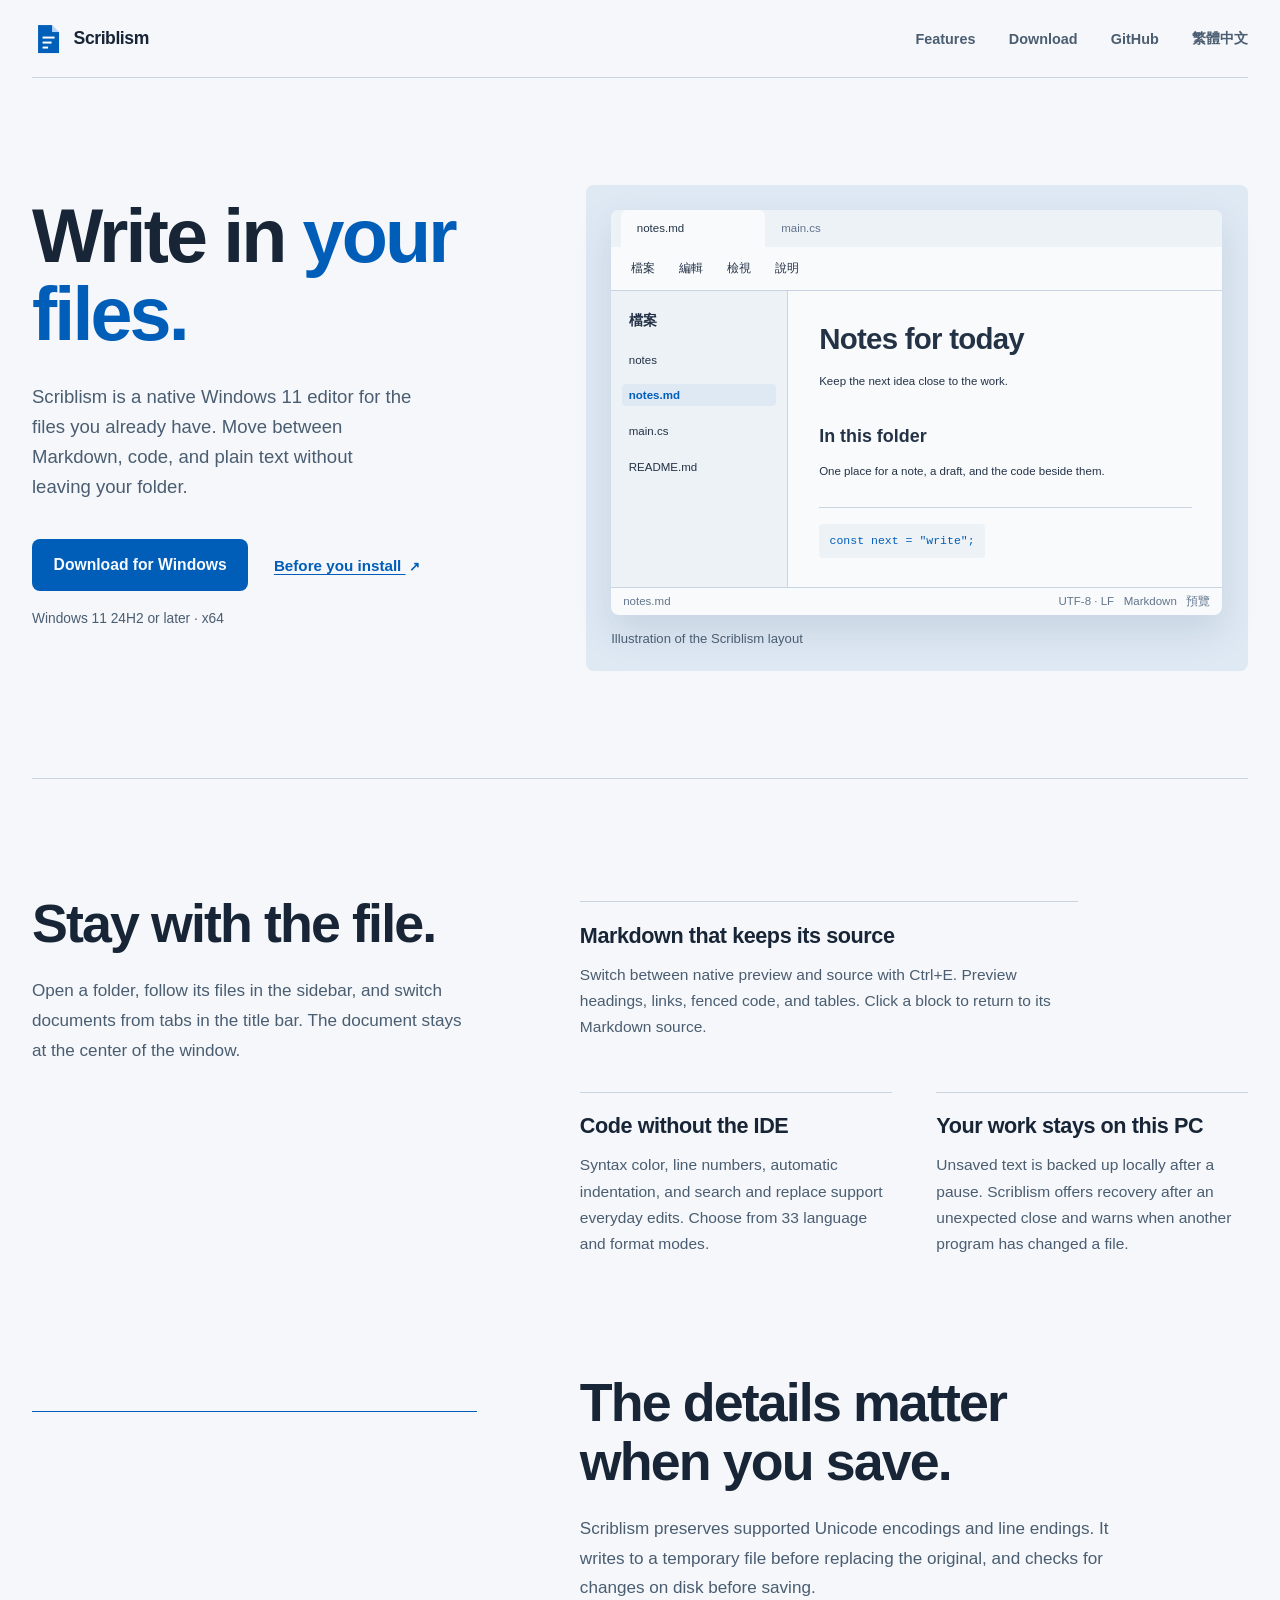
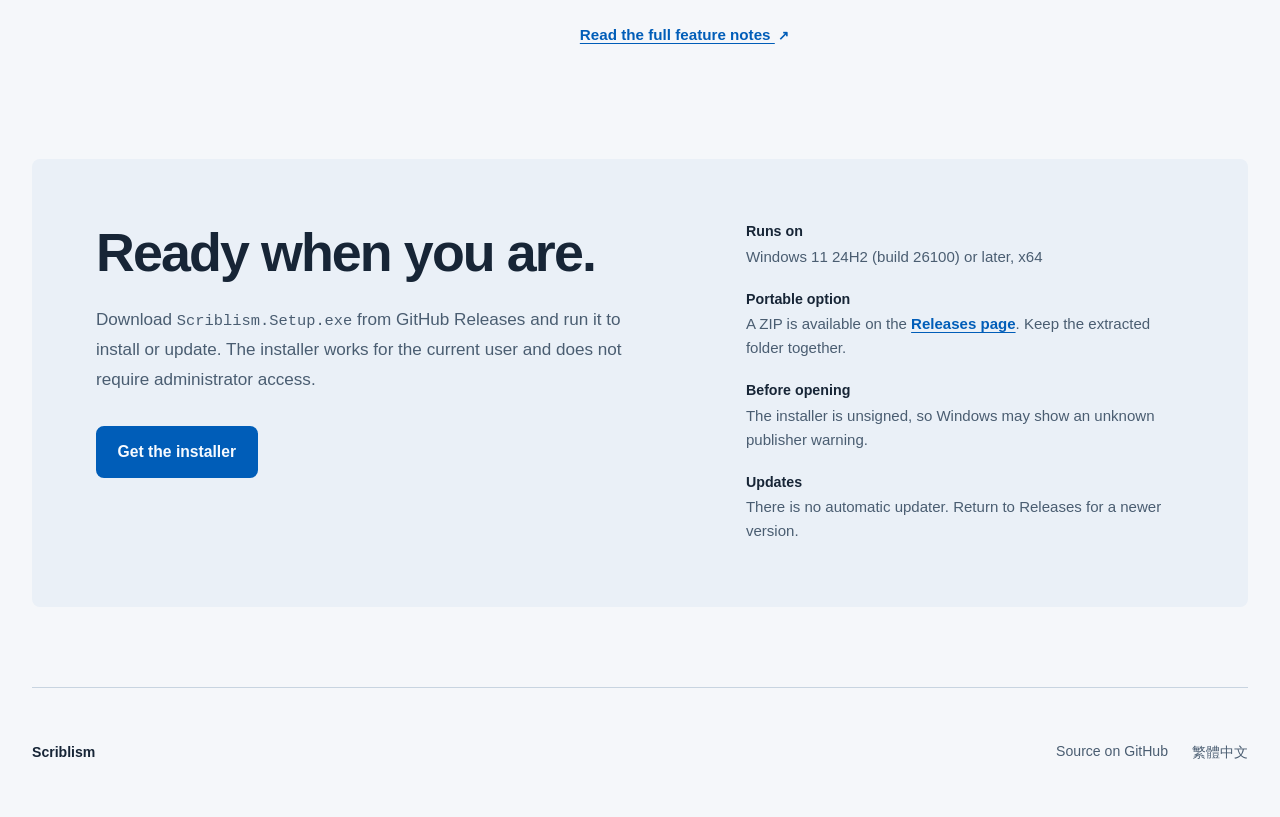
<file: index.html>
<!doctype html>
<html lang="en">
<head>
  <meta charset="utf-8">
  <meta name="viewport" content="width=device-width, initial-scale=1">
  <meta name="theme-color" content="#f5f7fa">
  <meta name="description" content="Scriblism is a native Windows 11 editor for Markdown, code, and plain text. Open folders, switch files, and keep your work local.">
  <link rel="canonical" href="https://tavricccc.github.io/scriblism/">
  <link rel="alternate" hreflang="en" href="https://tavricccc.github.io/scriblism/">
  <link rel="alternate" hreflang="zh-Hant" href="https://tavricccc.github.io/scriblism/zh/">
  <link rel="icon" href="assets/Scriblism.png" type="image/png">
  <link rel="stylesheet" href="styles.css">
  <title>Scriblism | Write in your own files</title>
</head>
<body>
  <a class="skip-link" href="#main">Skip to content</a>
  <header class="site-header shell">
    <a class="brand" href="./" aria-label="Scriblism home">
      <img src="assets/Scriblism.png" width="32" height="32" alt="">
      <span>Scriblism</span>
    </a>
    <nav class="site-nav" aria-label="Main navigation">
      <a href="#features">Features</a>
      <a href="#download">Download</a>
      <a href="https://github.com/tavricccc/scriblism" target="_blank" rel="noopener noreferrer">GitHub</a>
      <a href="zh/" lang="zh-Hant" hreflang="zh-Hant" aria-label="Read in Traditional Chinese">繁體中文</a>
    </nav>
  </header>

  <main id="main">
    <section class="hero shell" aria-labelledby="hero-title">
      <div class="hero-copy">
        <h1 id="hero-title">Write in <span>your files.</span></h1>
        <p>Scriblism is a native Windows 11 editor for the files you already have. Move between Markdown, code, and plain text without leaving your folder.</p>
        <div class="hero-actions">
          <a class="button button-primary" href="https://github.com/tavricccc/scriblism/releases/latest/download/Scriblism.Setup.exe">Download for Windows</a>
          <a class="text-link" href="#download">Before you install <span aria-hidden="true">↗</span></a>
        </div>
        <p class="hero-requirement">Windows 11 24H2 or later · x64</p>
      </div>
      <figure class="hero-figure">
        <div class="app-demo" aria-label="Illustration of Scriblism's tabbed Windows editor with a folder sidebar and Markdown preview" role="img">
          <div class="demo-tabs"><span class="demo-tab demo-tab-active">notes.md</span><span class="demo-tab">main.cs</span></div>
          <div class="demo-menu"><span>檔案</span><span>編輯</span><span>檢視</span><span>說明</span></div>
          <div class="demo-workspace">
            <div class="demo-sidebar"><strong>檔案</strong><span>notes</span><span class="demo-selected">notes.md</span><span>main.cs</span><span>README.md</span></div>
            <div class="demo-document"><h2>Notes for today</h2><p>Keep the next idea close to the work.</p><h3>In this folder</h3><p>One place for a note, a draft, and the code beside them.</p><div class="demo-rule"></div><p class="demo-code">const next = "write";</p></div>
          </div>
          <div class="demo-status"><span>notes.md</span><span>UTF-8 · LF &nbsp; Markdown &nbsp; 預覽</span></div>
        </div>
        <figcaption>Illustration of the Scriblism layout</figcaption>
      </figure>
    </section>

    <section class="intro shell" id="features" aria-labelledby="intro-title">
      <div class="intro-heading">
        <h2 id="intro-title">Stay with the file.</h2>
        <p>Open a folder, follow its files in the sidebar, and switch documents from tabs in the title bar. The document stays at the center of the window.</p>
      </div>
      <div class="feature-list">
        <article>
          <h3>Markdown that keeps its source</h3>
          <p>Switch between native preview and source with Ctrl+E. Preview headings, links, fenced code, and tables. Click a block to return to its Markdown source.</p>
        </article>
        <article>
          <h3>Code without the IDE</h3>
          <p>Syntax color, line numbers, automatic indentation, and search and replace support everyday edits. Choose from 33 language and format modes.</p>
        </article>
        <article>
          <h3>Your work stays on this PC</h3>
          <p>Unsaved text is backed up locally after a pause. Scriblism offers recovery after an unexpected close and warns when another program has changed a file.</p>
        </article>
      </div>
    </section>

    <section class="detail shell" aria-labelledby="detail-title">
      <div class="detail-rule" aria-hidden="true"></div>
      <div class="detail-body">
        <h2 id="detail-title">The details matter when you save.</h2>
        <p>Scriblism preserves supported Unicode encodings and line endings. It writes to a temporary file before replacing the original, and checks for changes on disk before saving.</p>
        <a class="text-link" href="https://github.com/tavricccc/scriblism/blob/main/README.md" target="_blank" rel="noopener noreferrer">Read the full feature notes <span aria-hidden="true">↗</span></a>
      </div>
    </section>

    <section class="download shell" id="download" aria-labelledby="download-title">
      <div class="download-main">
        <h2 id="download-title">Ready when you are.</h2>
        <p>Download <code>Scriblism.Setup.exe</code> from GitHub Releases and run it to install or update. The installer works for the current user and does not require administrator access.</p>
        <a class="button button-primary" href="https://github.com/tavricccc/scriblism/releases/latest/download/Scriblism.Setup.exe">Get the installer</a>
      </div>
      <div class="download-notes">
        <dl>
          <div><dt>Runs on</dt><dd>Windows 11 24H2 (build 26100) or later, x64</dd></div>
          <div><dt>Portable option</dt><dd>A ZIP is available on the <a href="https://github.com/tavricccc/scriblism/releases">Releases page</a>. Keep the extracted folder together.</dd></div>
          <div><dt>Before opening</dt><dd>The installer is unsigned, so Windows may show an unknown publisher warning.</dd></div>
          <div><dt>Updates</dt><dd>There is no automatic updater. Return to Releases for a newer version.</dd></div>
        </dl>
      </div>
    </section>
  </main>

  <footer class="site-footer shell">
    <span>Scriblism</span>
    <div><a href="https://github.com/tavricccc/scriblism">Source on GitHub</a><a href="zh/" lang="zh-Hant" hreflang="zh-Hant">繁體中文</a></div>
  </footer>
</body>
</html>
</file>
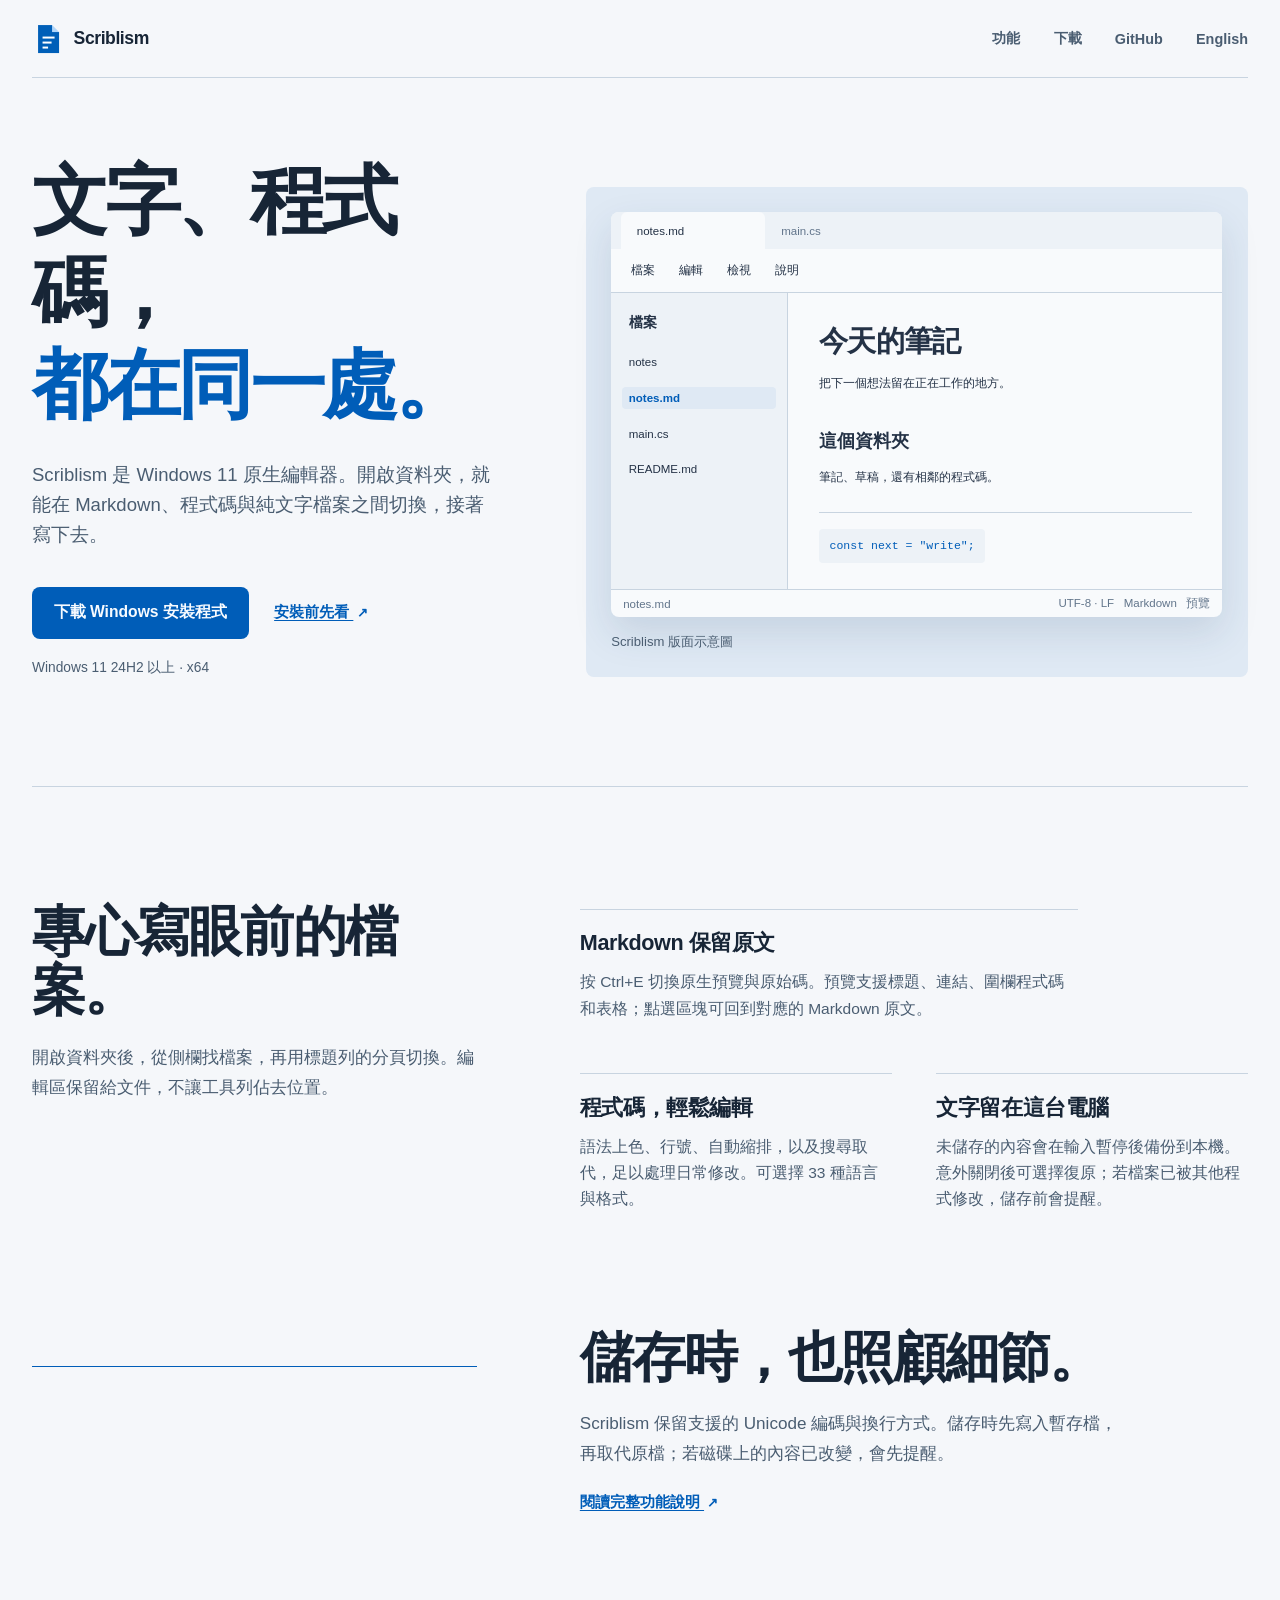
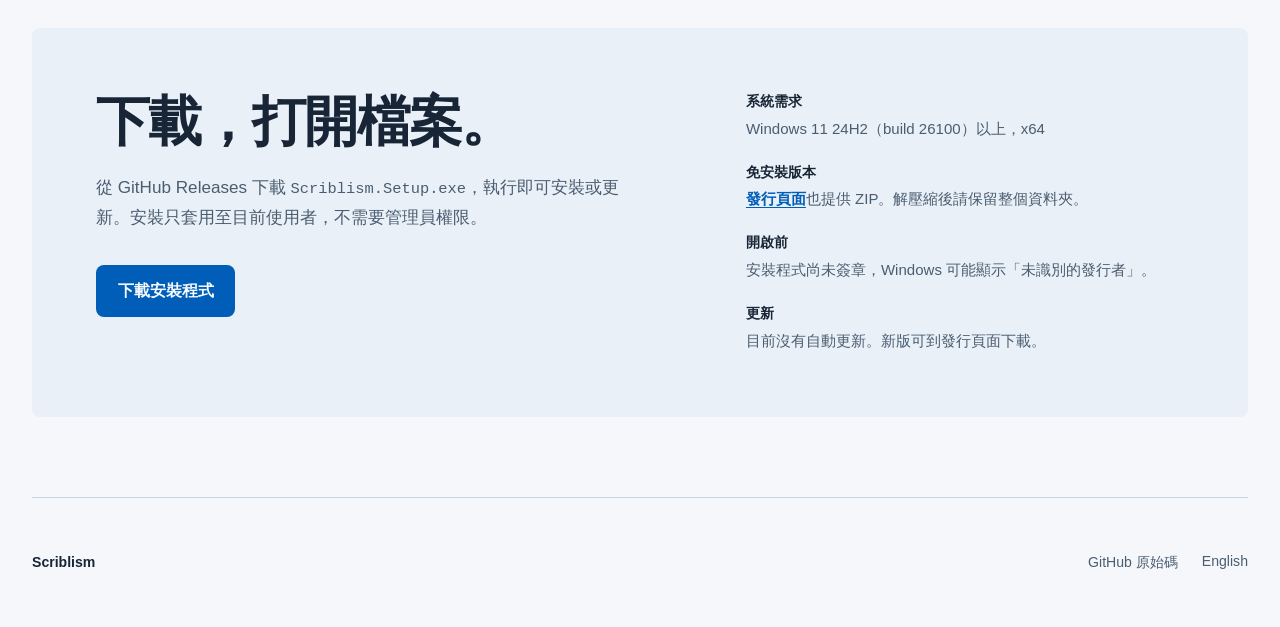
<file: zh/index.html>
<!doctype html>
<html lang="zh-Hant">
<head>
  <meta charset="utf-8">
  <meta name="viewport" content="width=device-width, initial-scale=1">
  <meta name="theme-color" content="#f5f7fa">
  <meta name="description" content="Scriblism 是 Windows 11 原生的 Markdown、程式碼與純文字編輯器。開啟資料夾、切換檔案，文字留在自己的電腦。">
  <link rel="canonical" href="https://tavricccc.github.io/scriblism/zh/">
  <link rel="alternate" hreflang="en" href="https://tavricccc.github.io/scriblism/">
  <link rel="alternate" hreflang="zh-Hant" href="https://tavricccc.github.io/scriblism/zh/">
  <link rel="icon" href="../assets/Scriblism.png" type="image/png">
  <link rel="stylesheet" href="../styles.css">
  <title>Scriblism | 在自己的檔案裡寫作</title>
</head>
<body>
  <a class="skip-link" href="#main">跳至主要內容</a>
  <header class="site-header shell">
    <a class="brand" href="./" aria-label="Scriblism 首頁">
      <img src="../assets/Scriblism.png" width="32" height="32" alt="">
      <span>Scriblism</span>
    </a>
    <nav class="site-nav" aria-label="主要導覽">
      <a href="#features">功能</a>
      <a href="#download">下載</a>
      <a href="https://github.com/tavricccc/scriblism" target="_blank" rel="noopener noreferrer">GitHub</a>
      <a href="../" lang="en" hreflang="en">English</a>
    </nav>
  </header>

  <main id="main">
    <section class="hero shell" aria-labelledby="hero-title">
      <div class="hero-copy">
        <h1 id="hero-title">文字、程式碼，<br><span>都在同一處。</span></h1>
        <p>Scriblism 是 Windows 11 原生編輯器。開啟資料夾，就能在 Markdown、程式碼與純文字檔案之間切換，接著寫下去。</p>
        <div class="hero-actions">
          <a class="button button-primary" href="https://github.com/tavricccc/scriblism/releases/latest/download/Scriblism.Setup.exe">下載 Windows 安裝程式</a>
          <a class="text-link" href="#download">安裝前先看 <span aria-hidden="true">↗</span></a>
        </div>
        <p class="hero-requirement">Windows 11 24H2 以上 · x64</p>
      </div>
      <figure class="hero-figure">
        <div class="app-demo" aria-label="Scriblism 視窗示意圖，顯示標題列分頁、資料夾側欄與 Markdown 預覽" role="img">
          <div class="demo-tabs"><span class="demo-tab demo-tab-active">notes.md</span><span class="demo-tab">main.cs</span></div>
          <div class="demo-menu"><span>檔案</span><span>編輯</span><span>檢視</span><span>說明</span></div>
          <div class="demo-workspace">
            <div class="demo-sidebar"><strong>檔案</strong><span>notes</span><span class="demo-selected">notes.md</span><span>main.cs</span><span>README.md</span></div>
            <div class="demo-document"><h2>今天的筆記</h2><p>把下一個想法留在正在工作的地方。</p><h3>這個資料夾</h3><p>筆記、草稿，還有相鄰的程式碼。</p><div class="demo-rule"></div><p class="demo-code">const next = "write";</p></div>
          </div>
          <div class="demo-status"><span>notes.md</span><span>UTF-8 · LF &nbsp; Markdown &nbsp; 預覽</span></div>
        </div>
        <figcaption>Scriblism 版面示意圖</figcaption>
      </figure>
    </section>

    <section class="intro shell" id="features" aria-labelledby="intro-title">
      <div class="intro-heading">
        <h2 id="intro-title">專心寫眼前的檔案。</h2>
        <p>開啟資料夾後，從側欄找檔案，再用標題列的分頁切換。編輯區保留給文件，不讓工具列佔去位置。</p>
      </div>
      <div class="feature-list">
        <article>
          <h3>Markdown 保留原文</h3>
          <p>按 Ctrl+E 切換原生預覽與原始碼。預覽支援標題、連結、圍欄程式碼和表格；點選區塊可回到對應的 Markdown 原文。</p>
        </article>
        <article>
          <h3>程式碼，輕鬆編輯</h3>
          <p>語法上色、行號、自動縮排，以及搜尋取代，足以處理日常修改。可選擇 33 種語言與格式。</p>
        </article>
        <article>
          <h3>文字留在這台電腦</h3>
          <p>未儲存的內容會在輸入暫停後備份到本機。意外關閉後可選擇復原；若檔案已被其他程式修改，儲存前會提醒。</p>
        </article>
      </div>
    </section>

    <section class="detail shell" aria-labelledby="detail-title">
      <div class="detail-rule" aria-hidden="true"></div>
      <div class="detail-body">
        <h2 id="detail-title">儲存時，也照顧細節。</h2>
        <p>Scriblism 保留支援的 Unicode 編碼與換行方式。儲存時先寫入暫存檔，再取代原檔；若磁碟上的內容已改變，會先提醒。</p>
        <a class="text-link" href="https://github.com/tavricccc/scriblism/blob/main/README.md" target="_blank" rel="noopener noreferrer">閱讀完整功能說明 <span aria-hidden="true">↗</span></a>
      </div>
    </section>

    <section class="download shell" id="download" aria-labelledby="download-title">
      <div class="download-main">
        <h2 id="download-title">下載，打開檔案。</h2>
        <p>從 GitHub Releases 下載 <code>Scriblism.Setup.exe</code>，執行即可安裝或更新。安裝只套用至目前使用者，不需要管理員權限。</p>
        <a class="button button-primary" href="https://github.com/tavricccc/scriblism/releases/latest/download/Scriblism.Setup.exe">下載安裝程式</a>
      </div>
      <div class="download-notes">
        <dl>
          <div><dt>系統需求</dt><dd>Windows 11 24H2（build 26100）以上，x64</dd></div>
          <div><dt>免安裝版本</dt><dd><a href="https://github.com/tavricccc/scriblism/releases">發行頁面</a>也提供 ZIP。解壓縮後請保留整個資料夾。</dd></div>
          <div><dt>開啟前</dt><dd>安裝程式尚未簽章，Windows 可能顯示「未識別的發行者」。</dd></div>
          <div><dt>更新</dt><dd>目前沒有自動更新。新版可到發行頁面下載。</dd></div>
        </dl>
      </div>
    </section>
  </main>

  <footer class="site-footer shell">
    <span>Scriblism</span>
    <div><a href="https://github.com/tavricccc/scriblism">GitHub 原始碼</a><a href="../" lang="en" hreflang="en">English</a></div>
  </footer>
</body>
</html>
</file>
<file: styles.css>
:root {
  color-scheme: light dark;
  --page: #f5f7fa;
  --surface: #eaf0f7;
  --surface-strong: #dfe9f4;
  --text: #172536;
  --muted: #4a5d71;
  --line: #c8d4e0;
  --accent: #005db8;
  --accent-hover: #004b95;
  --accent-text: #f7fbff;
  --focus: #005db8;
  --shadow: 0 16px 38px rgba(30, 61, 98, .13);
}

* { box-sizing: border-box; }

html { scroll-behavior: smooth; }

body {
  margin: 0;
  background: var(--page);
  color: var(--text);
  font-family: "Segoe UI Variable Text", "Segoe UI", "Microsoft JhengHei UI", sans-serif;
  -webkit-font-smoothing: antialiased;
}

::selection { background: var(--accent); color: var(--accent-text); }

a { color: inherit; text-underline-offset: .2em; }

a:focus-visible {
  outline: 3px solid var(--focus);
  outline-offset: 4px;
  border-radius: 4px;
}

.skip-link {
  position: absolute;
  z-index: 10;
  top: -4rem;
  left: 1rem;
  padding: .65rem 1rem;
  background: var(--accent);
  color: var(--accent-text);
}

.skip-link:focus { top: 1rem; }

.shell { width: min(100% - 64px, 1280px); margin-inline: auto; }

.site-header {
  min-height: 78px;
  display: flex;
  align-items: center;
  justify-content: space-between;
  gap: 2rem;
  border-bottom: 1px solid var(--line);
}

.brand {
  display: inline-flex;
  align-items: center;
  gap: .6rem;
  color: var(--text);
  font-size: 1.1rem;
  font-weight: 700;
  letter-spacing: -.025em;
  text-decoration: none;
  white-space: nowrap;
}

.brand img { display: block; width: 32px; height: 32px; object-fit: contain; }

.site-nav { display: flex; align-items: center; gap: clamp(1rem, 2.6vw, 2.25rem); }
.site-nav a { color: var(--muted); font-size: .9rem; font-weight: 600; text-decoration: none; white-space: nowrap; }
.site-nav a:hover, .site-footer a:hover { color: var(--accent); text-decoration: underline; }

.hero {
  display: grid;
  grid-template-columns: minmax(0, .85fr) minmax(0, 1.15fr);
  gap: clamp(2.25rem, 5vw, 5.8rem);
  align-items: center;
  min-height: min(700px, calc(100dvh - 78px));
  padding-block: clamp(3rem, 6vw, 5.5rem);
}

.hero-copy { padding-bottom: 2rem; }

h1, h2, h3, p, figure, dl { margin: 0; }

h1 {
  max-width: 11ch;
  font-size: clamp(3.6rem, 5.9vw, 6rem);
  line-height: 1.03;
  letter-spacing: -.038em;
  font-weight: 700;
}

html[lang="zh-Hant"] h1 { max-width: 10em; line-height: 1.22; letter-spacing: -.045em; }
h1 span { color: var(--accent); }

.hero-copy > p:first-of-type {
  max-width: 37ch;
  margin-top: 1.8rem;
  color: var(--muted);
  font-size: clamp(1.08rem, 1.45vw, 1.28rem);
  line-height: 1.62;
}

html[lang="zh-Hant"] .hero-copy > p:first-of-type { max-width: 25em; }

.hero-actions { display: flex; align-items: center; flex-wrap: wrap; gap: 1.25rem 1.6rem; margin-top: 2.3rem; }

.button {
  display: inline-flex;
  align-items: center;
  justify-content: center;
  min-height: 52px;
  padding: .8rem 1.35rem;
  border-radius: 8px;
  font-size: .98rem;
  font-weight: 700;
  text-align: center;
  text-decoration: none;
  white-space: nowrap;
  transition: background-color .18s ease, transform .18s ease;
}

.button-primary { background: var(--accent); color: var(--accent-text); }
.button-primary:hover { background: var(--accent-hover); }
.button:active { transform: translateY(1px); }

.text-link { color: var(--accent); font-size: .95rem; font-weight: 650; text-decoration-thickness: 1px; }
.text-link span { display: inline-block; margin-left: .2rem; font-size: .85em; }

.hero-requirement { margin-top: 1.25rem; color: var(--muted); font-size: .86rem; }

.hero-figure {
  min-width: 0;
  padding: clamp(1rem, 2vw, 1.75rem);
  background: var(--surface-strong);
  border-radius: 8px;
}

.app-demo {
  --demo-ground: #f8fafc;
  --demo-panel: #edf2f7;
  --demo-ink: #243246;
  --demo-muted: #62758b;
  display: flex;
  flex-direction: column;
  aspect-ratio: 1.51;
  overflow: hidden;
  border-radius: 8px;
  background: var(--demo-ground);
  color: var(--demo-ink);
  box-shadow: var(--shadow);
  font-size: clamp(.62rem, .9vw, .8rem);
}

.demo-tabs { display: flex; align-items: stretch; height: 9%; padding-left: .6rem; background: var(--demo-panel); }
.demo-tab { display: flex; align-items: center; min-width: 24%; padding-inline: 1rem; color: var(--demo-muted); }
.demo-tab-active { background: var(--demo-ground); color: var(--demo-ink); border-radius: 6px 6px 0 0; }
.demo-menu { display: flex; align-items: center; gap: 1.5rem; height: 11%; padding-inline: 1.25rem; border-bottom: 1px solid var(--line); }
.demo-workspace { display: grid; grid-template-columns: 29% 71%; flex: 1; min-height: 0; }
.demo-sidebar { display: flex; flex-direction: column; gap: .85rem; padding: 1.25rem .7rem; border-right: 1px solid var(--line); background: var(--demo-panel); white-space: nowrap; }
.demo-sidebar strong { margin-bottom: .3rem; padding-left: .4rem; font-size: 1.25em; }
.demo-sidebar span { display: block; padding: .32rem .4rem; overflow: hidden; text-overflow: ellipsis; }
.demo-sidebar .demo-selected { border-radius: 4px; background: var(--surface-strong); color: var(--accent); font-weight: 700; }
.demo-document { padding: clamp(1rem, 2.4vw, 2rem); overflow: hidden; }
.demo-document h2 { font-size: clamp(1.1rem, 2.3vw, 2rem); line-height: 1.18; letter-spacing: -.025em; }
.demo-document h3 { margin-top: 2.25rem; font-size: clamp(.9rem, 1.4vw, 1.25rem); }
.demo-document p { margin-top: 1rem; line-height: 1.55; }
.demo-document .demo-rule { width: 100%; height: 1px; margin-top: 1.6rem; background: var(--line); }
.demo-document .demo-code { width: fit-content; padding: .5rem .65rem; border-radius: 4px; background: var(--demo-panel); color: var(--accent); font-family: "Cascadia Mono", Consolas, monospace; }
.demo-status { display: flex; align-items: center; justify-content: space-between; gap: .5rem; height: 7%; min-height: 24px; padding-inline: .75rem; border-top: 1px solid var(--line); color: var(--demo-muted); white-space: nowrap; }

.hero-figure figcaption { margin-top: 1rem; color: var(--muted); font-size: .82rem; }

.intro {
  display: grid;
  grid-template-columns: minmax(0, .8fr) minmax(0, 1.2fr);
  gap: clamp(3rem, 8vw, 8rem);
  padding-block: clamp(5rem, 9vw, 9rem);
  border-top: 1px solid var(--line);
}

.intro-heading h2, .detail h2, .download h2 {
  font-size: clamp(2.4rem, 4.2vw, 4.25rem);
  line-height: 1.1;
  letter-spacing: -.035em;
  font-weight: 700;
}

.intro-heading p, .detail p, .download-main p {
  max-width: 60ch;
  margin-top: 1.4rem;
  color: var(--muted);
  font-size: 1.07rem;
  line-height: 1.75;
}

.feature-list { display: grid; grid-template-columns: repeat(2, minmax(0, 1fr)); gap: 3.2rem 2.8rem; padding-top: .45rem; }
.feature-list article:first-child { grid-column: 1 / -1; max-width: 56ch; }
.feature-list article { border-top: 1px solid var(--line); padding-top: 1.2rem; }
.feature-list h3 { font-size: 1.35rem; line-height: 1.3; letter-spacing: -.02em; }
.feature-list p { margin-top: .75rem; color: var(--muted); font-size: .97rem; line-height: 1.7; }

.detail {
  display: grid;
  grid-template-columns: minmax(0, .8fr) minmax(0, 1.2fr);
  gap: clamp(3rem, 8vw, 8rem);
  padding-bottom: clamp(5rem, 9vw, 9rem);
}

.detail-rule { height: 1px; margin-top: 2.4rem; background: var(--accent); }
.detail-body { max-width: 62ch; }
.detail .text-link { display: inline-block; margin-top: 1.4rem; }

.download {
  display: grid;
  grid-template-columns: minmax(0, 1fr) minmax(0, .8fr);
  gap: clamp(3rem, 8vw, 8rem);
  padding: clamp(2.5rem, 5vw, 5.5rem);
  background: var(--surface);
  border-radius: 8px;
}

.download-main .button { margin-top: 2rem; }
.download-notes dl { display: grid; gap: 1.4rem; }
.download-notes dt { margin-bottom: .35rem; font-size: .89rem; font-weight: 700; }
.download-notes dd { margin: 0; color: var(--muted); font-size: .94rem; line-height: 1.58; }
.download-notes a { color: var(--accent); font-weight: 600; }

code { font-family: "Cascadia Mono", Consolas, monospace; font-size: .9em; overflow-wrap: anywhere; }

.site-footer {
  display: flex;
  align-items: center;
  justify-content: space-between;
  gap: 1.5rem;
  min-height: 130px;
  margin-top: 5rem;
  border-top: 1px solid var(--line);
  color: var(--muted);
  font-size: .88rem;
}

.site-footer > span { font-weight: 700; color: var(--text); }
.site-footer > div { display: flex; gap: 1.5rem; }
.site-footer a { text-decoration: none; }

@media (max-width: 900px) {
  .hero { grid-template-columns: 1fr; min-height: 0; gap: 3rem; padding-block: 4rem 5rem; }
  .hero-copy { padding-bottom: 0; }
  .hero-figure { max-width: 760px; }
  .intro, .detail { grid-template-columns: 1fr; gap: 2.5rem; }
  .detail-rule { max-width: 160px; margin-top: 0; }
}

@media (max-width: 640px) {
  .shell { width: min(100% - 36px, 1280px); }
  .site-header { min-height: 72px; align-items: flex-start; flex-direction: column; gap: .8rem; padding-block: 1rem; }
  .site-nav { width: 100%; gap: 1.2rem; overflow-x: auto; padding-bottom: .25rem; }
  .site-nav a { font-size: .84rem; }
  .hero { padding-block: 3.2rem 4.5rem; }
  h1 { font-size: clamp(3.1rem, 11.5vw, 4.6rem); }
  html[lang="zh-Hant"] h1 { font-size: clamp(2.9rem, 10vw, 4.1rem); }
  .hero-copy > p:first-of-type { margin-top: 1.4rem; font-size: 1.05rem; }
  .hero-actions { align-items: flex-start; flex-direction: column; margin-top: 1.7rem; }
  .hero-figure { padding: .8rem; }
  .app-demo { font-size: .58rem; }
  .demo-menu { gap: .85rem; padding-inline: .7rem; }
  .demo-sidebar { padding: .65rem .4rem; gap: .3rem; }
  .demo-document { padding: .8rem; }
  .demo-document h3 { margin-top: .8rem; }
  .demo-document p { margin-top: .4rem; }
  .demo-document .demo-rule { margin-top: .6rem; }
  .demo-status { font-size: .52rem; }
  .intro { padding-block: 4.5rem; }
  .feature-list { grid-template-columns: 1fr; gap: 2rem; }
  .feature-list article:first-child { grid-column: auto; }
  .detail { padding-bottom: 4.5rem; }
  .download { grid-template-columns: 1fr; padding: 2rem 1.35rem; gap: 3rem; }
  .site-footer { align-items: flex-start; flex-direction: column; justify-content: center; gap: .9rem; margin-top: 3rem; }
}

@media (prefers-color-scheme: dark) {
  :root {
    --page: #151b23;
    --surface: #202a35;
    --surface-strong: #253342;
    --text: #f1f5fa;
    --muted: #c5d0db;
    --line: #495a6d;
    --accent: #80bfff;
    --accent-hover: #004b95;
    --accent-text: #0d2033;
    --focus: #9fd0ff;
    --shadow: 0 16px 38px rgba(0, 0, 0, .32);
  }
  .button-primary { background: #80bfff; color: #0d2033; }
  .button-primary:hover { background: #a7d2ff; }
  .app-demo {
    --demo-ground: #1d2834;
    --demo-panel: #263442;
    --demo-ink: #e9f0f7;
    --demo-muted: #c5d0db;
  }
}

@media (prefers-reduced-motion: reduce) {
  html { scroll-behavior: auto; }
  .button { transition: none; }
}
</file>
